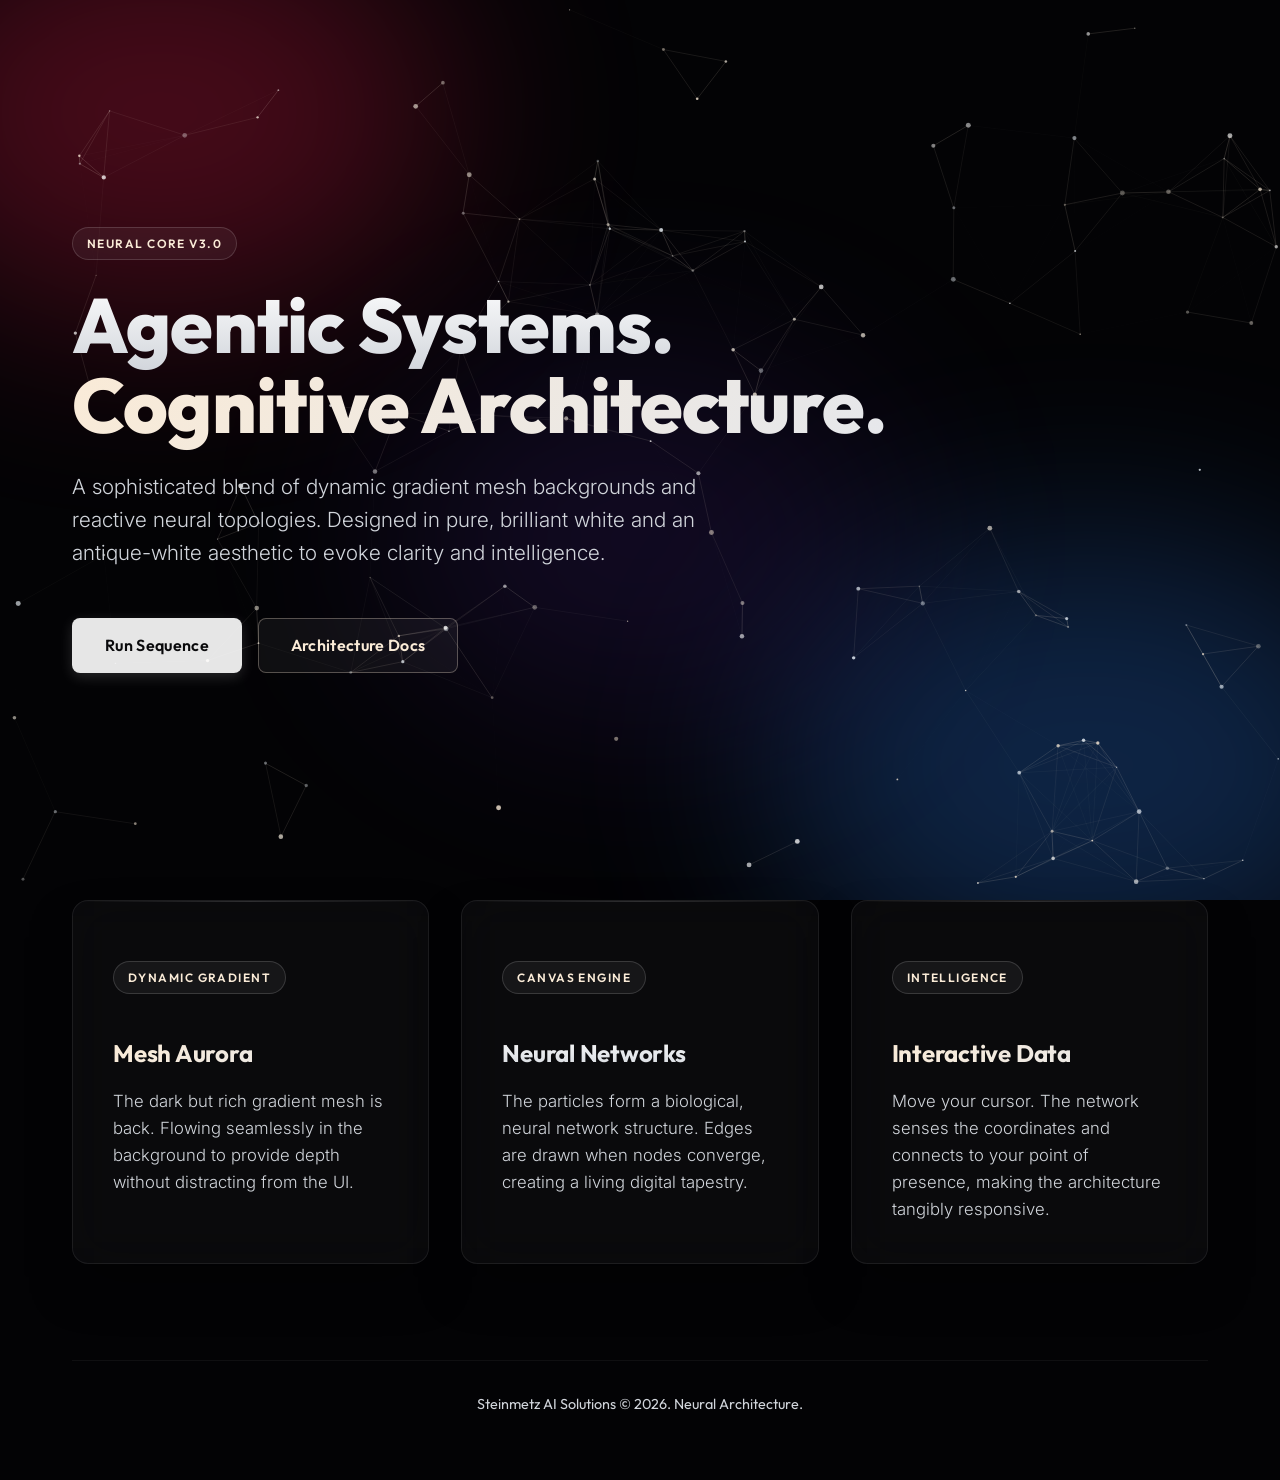
<file: design/brand-showcase.html>
<!DOCTYPE html>
<html lang="en">

<head>
    <meta charset="UTF-8">
    <meta name="viewport" content="width=device-width, initial-scale=1.0">
    <title>Steinmetz AI | Neural Network Showcase</title>
    <link rel="stylesheet" href="design-system.css">
    <link rel="stylesheet" href="https://unicons.iconscout.com/release/v4.0.0/css/line.css">
</head>

<body>

    <!-- Dynamic Aurora Mesh Background -->
    <div class="aurora-bg">
        <!-- These blobs use the subtle red/blue/purple gradients requested -->
        <div class="aurora-blob blob-1"></div>
        <div class="aurora-blob blob-2"></div>
        <div class="aurora-blob blob-3"></div>
    </div>

    <!-- White / Antique-White Neural Network Canvas -->
    <canvas id="neural-canvas"></canvas>

    <div class="container">
        <!-- Hero Section -->
        <main class="hero">
            <div class="reveal">
                <span class="badge"><i class="uil uil-brain"></i> Neural Core V3.0</span>
                <h1>
                    <span class="text-gradient">Agentic Systems.</span><br>
                    <span class="text-gradient-antique">Cognitive Architecture.</span>
                </h1>
                <p>A sophisticated blend of dynamic gradient mesh backgrounds and reactive neural topologies. Designed
                    in pure, brilliant white and an antique-white aesthetic to evoke clarity and intelligence.</p>
                <div style="display: flex; gap: 1rem; margin-top: 2rem;">
                    <a href="#" class="btn btn-primary"><i class="uil uil-play"></i> Run Sequence</a>
                    <a href="#" class="btn btn-secondary"><i class="uil uil-document-layout-left"></i> Architecture
                        Docs</a>
                </div>
            </div>
        </main>

        <!-- Technical Modules -->
        <section class="grid">

            <div class="card glass reveal" style="transition-delay: 100ms;">
                <div class="badge mb" style="margin-bottom:1rem;"><i class="uil uil-layer-group"></i> Dynamic Gradient
                </div>
                <i class="uil uil-palette" style="font-size: 2.5rem; color: #FAEBD7;"></i>
                <h3 class="text-gradient-antique">Mesh Aurora</h3>
                <p>The dark but rich gradient mesh is back. Flowing seamlessly in the background to provide depth
                    without distracting from the UI.</p>
            </div>

            <div class="card glass reveal" style="transition-delay: 200ms;">
                <div class="badge mb" style="margin-bottom:1rem;"><i class="uil uil-vector-square"></i> Canvas Engine
                </div>
                <i class="uil uil-share-alt" style="font-size: 2.5rem; color: #FFFFFF;"></i>
                <h3 class="text-gradient">Neural Networks</h3>
                <p>The particles form a biological, neural network structure. Edges are drawn when nodes converge,
                    creating a living digital tapestry.</p>
            </div>

            <div class="card glass reveal" style="transition-delay: 300ms;">
                <div class="badge" style="margin-bottom:1rem;"><i class="uil uil-mouse-alt"></i> Intelligence</div>
                <i class="uil uil-mouse" style="font-size: 2.5rem; color: #FAEBD7;"></i>
                <h3 class="text-gradient-antique">Interactive Data</h3>
                <p>Move your cursor. The network senses the coordinates and connects to your point of presence, making
                    the architecture tangibly responsive.</p>
            </div>

        </section>

        <!-- Footer -->
        <footer
            style="margin: 4rem 0; text-align: center; border-top: 1px solid rgba(255,255,255,0.05); padding-top: 2rem;"
            class="reveal">
            <p style="color: var(--base-text-muted); font-size: 0.9rem; font-family: var(--font-heading);"><i
                    class="uil uil-server"></i> Steinmetz AI Solutions &copy; 2026. Neural Architecture.</p>
        </footer>
    </div>

    <!-- Neural Network Script -->
    <script>
        // Reveal Logic
        const observer = new IntersectionObserver((entries) => {
            entries.forEach(entry => {
                if (entry.isIntersecting) {
                    entry.target.classList.add('active');
                }
            });
        }, { threshold: 0.1 });
        document.querySelectorAll('.reveal').forEach(el => observer.observe(el));

        // Neural Network Canvas Engine
        const canvas = document.getElementById('neural-canvas');
        const ctx = canvas.getContext('2d');

        let width, height, nodes;
        let mouse = { x: null, y: null, radius: 180 };

        // Color palettes from White to Antique White
        const nodeColors = [
            '255, 255, 255',   // Pure White
            '250, 235, 215',   // Antique White
            '240, 248, 255',   // Alice Blue (very subtle white-blue)
            '253, 245, 230'    // Old Lace
        ];

        class NeuralNode {
            constructor() {
                this.x = Math.random() * width;
                this.y = Math.random() * height;
                this.vx = (Math.random() - 0.5) * 0.4;
                this.vy = (Math.random() - 0.5) * 0.4;
                this.baseSize = Math.random() * 2 + 0.5;
                this.size = this.baseSize;
                this.rgb = nodeColors[Math.floor(Math.random() * nodeColors.length)];

                // Opacity varies slightly for depth
                this.opacity = Math.random() * 0.5 + 0.3;
            }

            update() {
                this.x += this.vx;
                this.y += this.vy;

                // Bounce off edges smoothly
                if (this.x < 0 || this.x > width) this.vx *= -1;
                if (this.y < 0 || this.y > height) this.vy *= -1;

                // Mouse interactivity (slight repulsion + slight attraction)
                if (mouse.x != null && mouse.y != null) {
                    const dx = mouse.x - this.x;
                    const dy = mouse.y - this.y;
                    const distance = Math.sqrt(dx * dx + dy * dy);

                    if (distance < mouse.radius) {
                        // Float slightly slower near cursor like a synapse
                        this.size = this.baseSize * 1.8;
                    } else {
                        this.size = this.baseSize;
                    }
                } else {
                    this.size = this.baseSize;
                }
            }

            draw() {
                ctx.beginPath();
                ctx.arc(this.x, this.y, this.size, 0, Math.PI * 2);
                ctx.fillStyle = `rgba(${this.rgb}, ${this.opacity})`;
                ctx.fill();
            }
        }

        function init() {
            width = canvas.width = window.innerWidth;
            height = canvas.height = window.innerHeight;
            nodes = [];

            // Number of nodes adapts to screen size
            const nodeCount = Math.floor((width * height) / 8500);

            for (let i = 0; i < nodeCount; i++) {
                nodes.push(new NeuralNode());
            }
        }

        function animate() {
            ctx.clearRect(0, 0, width, height);

            // Draw & Update Nodes
            for (let i = 0; i < nodes.length; i++) {
                nodes[i].update();
                nodes[i].draw();

                // Compute Neural Connections
                for (let j = i + 1; j < nodes.length; j++) {
                    const dx = nodes[i].x - nodes[j].x;
                    const dy = nodes[i].y - nodes[j].y;
                    const distance = Math.sqrt(dx * dx + dy * dy);

                    // Threshold for drawing a connection
                    if (distance < 120) {
                        ctx.beginPath();
                        // Connection opacity diminishes with distance, creating subtle mesh
                        const opacity = 1 - (distance / 120);
                        // Blend node colors roughly for the line (use white as base)
                        ctx.strokeStyle = `rgba(250, 235, 215, ${opacity * 0.25})`;
                        ctx.lineWidth = 0.8;
                        ctx.moveTo(nodes[i].x, nodes[i].y);
                        ctx.lineTo(nodes[j].x, nodes[j].y);
                        ctx.stroke();
                    }
                }

                // Connect to Mouse if close enough
                if (mouse.x != null && mouse.y != null) {
                    const dx = mouse.x - nodes[i].x;
                    const dy = mouse.y - nodes[i].y;
                    const distance = Math.sqrt(dx * dx + dy * dy);

                    if (distance < mouse.radius) {
                        ctx.beginPath();
                        const opacity = 1 - (distance / mouse.radius);
                        ctx.strokeStyle = `rgba(255, 255, 255, ${opacity * 0.4})`;
                        ctx.lineWidth = 1;
                        ctx.moveTo(nodes[i].x, nodes[i].y);
                        ctx.lineTo(mouse.x, mouse.y);
                        ctx.stroke();
                    }
                }
            }
            requestAnimationFrame(animate);
        }

        // Event Listeners
        window.addEventListener('resize', init);

        window.addEventListener('mousemove', (e) => {
            mouse.x = e.x;
            mouse.y = e.y;
        });

        // Remove mouse coords when leaving window
        window.addEventListener('mouseout', () => {
            mouse.x = null;
            mouse.y = null;
        });

        // Initialize and Run
        init();
        animate();
    </script>
</body>

</html>
</file>
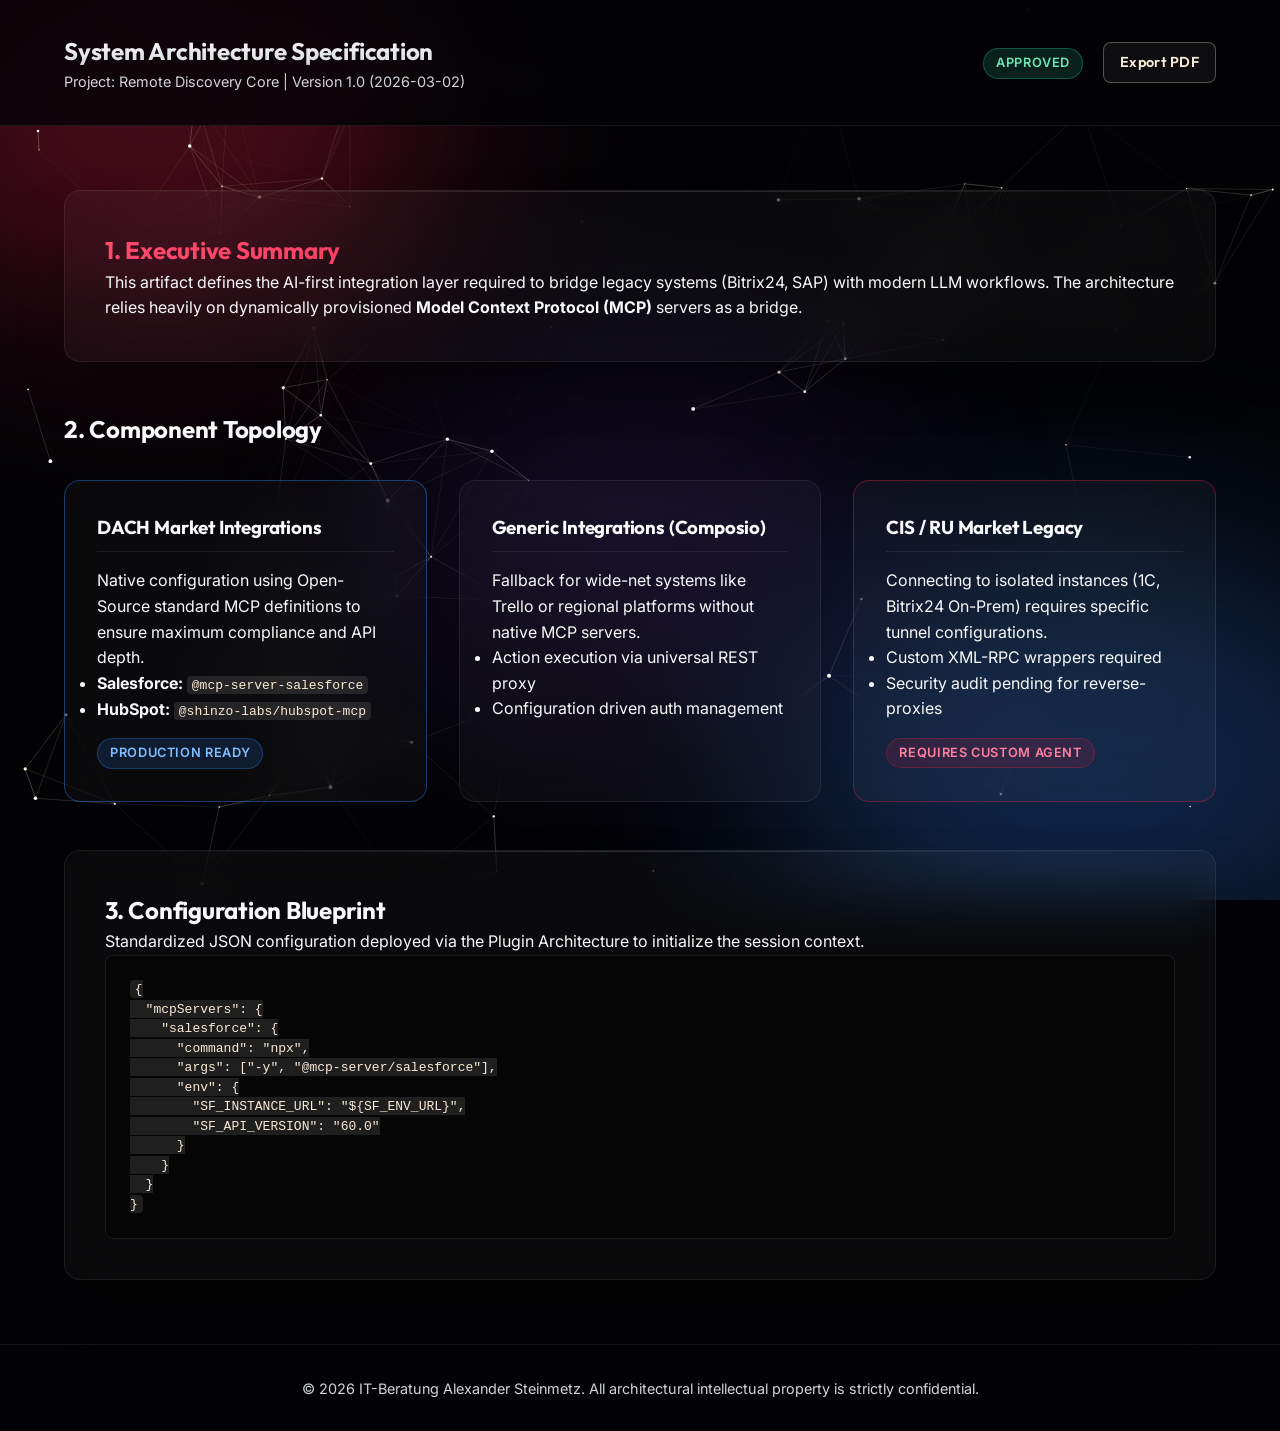
<file: design/template_artifact.html>
<!DOCTYPE html>
<html lang="de">

<head>
    <meta charset="UTF-8">
    <meta name="viewport" content="width=device-width, initial-scale=1.0">
    <title>Architecture Artifact - Steinmetz AI</title>
    <link rel="stylesheet" href="design-system.css">
    <style>
        /* Artifact specific layouts */
        body {
            /* Ensures scrollability for long artifacts */
            overflow-y: auto;
        }

        .artifact-header {
            padding: 2rem 5%;
            border-bottom: 1px solid var(--glass-border);
            background: rgba(3, 3, 5, 0.8);
            backdrop-filter: blur(10px);
            position: sticky;
            top: 0;
            z-index: 100;
            display: flex;
            justify-content: space-between;
            align-items: center;
        }

        .artifact-header .title-group h1 {
            font-size: 1.5rem;
            margin: 0;
        }

        .artifact-header .title-group p {
            color: var(--base-text-muted);
            margin: 0;
            font-size: 0.9rem;
        }

        .artifact-content {
            padding: 4rem 5%;
            max-width: 1400px;
            margin: 0 auto;
        }

        /* Technical Typography */
        pre {
            background: rgba(0, 0, 0, 0.4);
            border: 1px solid var(--glass-border);
            padding: 1.5rem;
            border-radius: var(--radius-sm);
            overflow-x: auto;
            color: #E5E7EB;
            font-family: monospace;
            line-height: 1.5;
        }

        code {
            font-family: monospace;
            background: rgba(255, 255, 255, 0.1);
            padding: 0.1rem 0.3rem;
            border-radius: 4px;
            color: #FAEBD7;
            /* Antique highlight */
        }

        /* Artifact Cards */
        .spec-grid {
            display: grid;
            grid-template-columns: repeat(auto-fit, minmax(350px, 1fr));
            gap: 2rem;
            margin: 2rem 0;
        }

        .spec-card {
            background: var(--glass-bg);
            border: 1px solid var(--glass-border);
            backdrop-filter: var(--glass-blur);
            border-radius: var(--radius-md);
            padding: 2rem;
            transition: border-color 0.3s;
        }

        .spec-card.highlight {
            border-color: rgba(49, 134, 255, 0.4);
            /* Signal Blue */
        }

        .spec-card.warning {
            border-color: rgba(225, 29, 72, 0.4);
            /* Crimson */
        }

        .spec-card h3 {
            margin-top: 0;
            border-bottom: 1px solid var(--glass-border);
            padding-bottom: 0.5rem;
            margin-bottom: 1rem;
        }

        /* Status Badges */
        .status-badge {
            display: inline-block;
            padding: 4px 12px;
            border-radius: var(--radius-pill);
            font-size: 0.8rem;
            font-weight: 600;
            letter-spacing: 0.05em;
            text-transform: uppercase;
        }

        .status-active {
            background: rgba(49, 134, 255, 0.15);
            color: #80BFFF;
            border: 1px solid rgba(49, 134, 255, 0.3);
        }

        .status-critical {
            background: rgba(225, 29, 72, 0.15);
            color: #FF809F;
            border: 1px solid rgba(225, 29, 72, 0.3);
        }

        .status-stable {
            background: rgba(52, 211, 153, 0.15);
            color: #6EE7B7;
            border: 1px solid rgba(52, 211, 153, 0.3);
        }
    </style>
</head>

<body>

    <!-- V3 Dynamic Backgrounds -->
    <div class="aurora-bg">
        <div class="aurora-blob blob-1"></div>
        <div class="aurora-blob blob-2"></div>
        <div class="aurora-blob blob-3"></div>
    </div>
    <canvas id="neural-canvas"></canvas>

    <!-- Artifact Sticky Header -->
    <header class="artifact-header">
        <div class="title-group">
            <h1 class="text-gradient">System Architecture Specification</h1>
            <p>Project: Remote Discovery Core | Version 1.0 (2026-03-02)</p>
        </div>
        <div>
            <span class="status-badge status-stable">APPROVED</span>
            <a href="#" class="btn btn-secondary"
                style="padding: 8px 16px; font-size: 0.9rem; margin-left: 1rem;">Export PDF</a>
        </div>
    </header>

    <!-- Main Content Flow -->
    <main class="artifact-content">
        <div class="glass" style="margin-bottom: 3rem;">
            <h2 class="text-gradient-accent">1. Executive Summary</h2>
            <p>This artifact defines the AI-first integration layer required to bridge legacy systems (Bitrix24, SAP)
                with modern LLM workflows. The architecture relies heavily on dynamically provisioned <strong>Model
                    Context Protocol (MCP)</strong> servers as a bridge.</p>
        </div>

        <h2>2. Component Topology</h2>
        <div class="spec-grid">
            <div class="spec-card highlight">
                <h3>DACH Market Integrations</h3>
                <p>Native configuration using Open-Source standard MCP definitions to ensure maximum compliance and API
                    depth.</p>
                <ul>
                    <li><strong>Salesforce:</strong> <code>@mcp-server-salesforce</code></li>
                    <li><strong>HubSpot:</strong> <code>@shinzo-labs/hubspot-mcp</code></li>
                </ul>
                <div style="margin-top: 1rem;">
                    <span class="status-badge status-active">PRODUCTION READY</span>
                </div>
            </div>

            <div class="spec-card">
                <h3>Generic Integrations (Composio)</h3>
                <p>Fallback for wide-net systems like Trello or regional platforms without native MCP servers.</p>
                <ul>
                    <li>Action execution via universal REST proxy</li>
                    <li>Configuration driven auth management</li>
                </ul>
            </div>

            <div class="spec-card warning">
                <h3>CIS / RU Market Legacy</h3>
                <p>Connecting to isolated instances (1C, Bitrix24 On-Prem) requires specific tunnel configurations.</p>
                <ul>
                    <li>Custom XML-RPC wrappers required</li>
                    <li>Security audit pending for reverse-proxies</li>
                </ul>
                <div style="margin-top: 1rem;">
                    <span class="status-badge status-critical">REQUIRES CUSTOM AGENT</span>
                </div>
            </div>
        </div>

        <div class="glass" style="margin-top: 3rem;">
            <h2>3. Configuration Blueprint</h2>
            <p>Standardized JSON configuration deployed via the Plugin Architecture to initialize the session context.
            </p>
            <pre><code>{
  "mcpServers": {
    "salesforce": {
      "command": "npx",
      "args": ["-y", "@mcp-server/salesforce"],
      "env": {
        "SF_INSTANCE_URL": "${SF_ENV_URL}",
        "SF_API_VERSION": "60.0"
      }
    }
  }
}</code></pre>
        </div>

    </main>

    <footer
        style="text-align: center; padding: 2rem; color: var(--base-text-muted); font-size: 0.9rem; border-top: 1px solid var(--glass-border);">
        &copy; 2026 IT-Beratung Alexander Steinmetz. All architectural intellectual property is strictly confidential.
    </footer>

    <!-- Neural Canvas Script -->
    <script>
        const canvas = document.getElementById('neural-canvas');
        const ctx = canvas.getContext('2d');

        const config = {
            particleCount: 100, // Balanced for reading text
            particleBaseRadius: 1.5,
            particleSpeed: 0.3,
            linkDistance: 150,
            linkColor: '250, 235, 215',
            particleColor1: '#FFFFFF',
            particleColor2: '#FAEBD7',
            mouseInteractiveDistance: 250,
            mouseRepelStrength: 0.03
        };

        let particles = [];
        let mouse = { x: null, y: null };

        function resize() {
            canvas.width = window.innerWidth;
            canvas.height = window.innerHeight;
            initParticles();
        }
        window.addEventListener('resize', resize);
        window.addEventListener('mousemove', (e) => { mouse.x = e.x; mouse.y = e.y; });
        window.addEventListener('mouseout', () => { mouse.x = null; mouse.y = null; });

        class Particle {
            constructor() {
                this.x = Math.random() * canvas.width;
                this.y = Math.random() * canvas.height;
                this.vx = (Math.random() - 0.5) * config.particleSpeed;
                this.vy = (Math.random() - 0.5) * config.particleSpeed;
                this.radius = Math.random() * config.particleBaseRadius + 0.5;
                this.color = Math.random() > 0.5 ? config.particleColor1 : config.particleColor2;
            }
            update() {
                this.x += this.vx;
                this.y += this.vy;
                if (this.x < 0 || this.x > canvas.width) this.vx *= -1;
                if (this.y < 0 || this.y > canvas.height) this.vy *= -1;

                if (mouse.x != null && mouse.y != null) {
                    let dx = mouse.x - this.x;
                    let dy = mouse.y - this.y;
                    let dist = Math.sqrt(dx * dx + dy * dy);
                    if (dist < config.mouseInteractiveDistance) {
                        let force = (config.mouseInteractiveDistance - dist) / config.mouseInteractiveDistance;
                        this.vx -= (dx / dist) * force * config.mouseRepelStrength;
                        this.vy -= (dy / dist) * force * config.mouseRepelStrength;
                    }
                }
            }
            draw() {
                ctx.beginPath();
                ctx.arc(this.x, this.y, this.radius, 0, Math.PI * 2);
                ctx.fillStyle = this.color;
                ctx.fill();
            }
        }

        function initParticles() {
            particles = [];
            for (let i = 0; i < config.particleCount; i++) {
                particles.push(new Particle());
            }
        }

        function animate() {
            requestAnimationFrame(animate);
            ctx.clearRect(0, 0, canvas.width, canvas.height);
            for (let i = 0; i < particles.length; i++) {
                particles[i].update();
                particles[i].draw();
                for (let j = i + 1; j < particles.length; j++) {
                    let dx = particles[i].x - particles[j].x;
                    let dy = particles[i].y - particles[j].y;
                    let dist = Math.sqrt(dx * dx + dy * dy);
                    if (dist < config.linkDistance) {
                        let opacity = 1 - (dist / config.linkDistance);
                        ctx.beginPath();
                        ctx.strokeStyle = `rgba(${config.linkColor}, ${opacity * 0.4})`;
                        ctx.lineWidth = 0.8;
                        ctx.moveTo(particles[i].x, particles[i].y);
                        ctx.lineTo(particles[j].x, particles[j].y);
                        ctx.stroke();
                    }
                }
            }
        }
        resize();
        animate();
    </script>
</body>

</html>
</file>
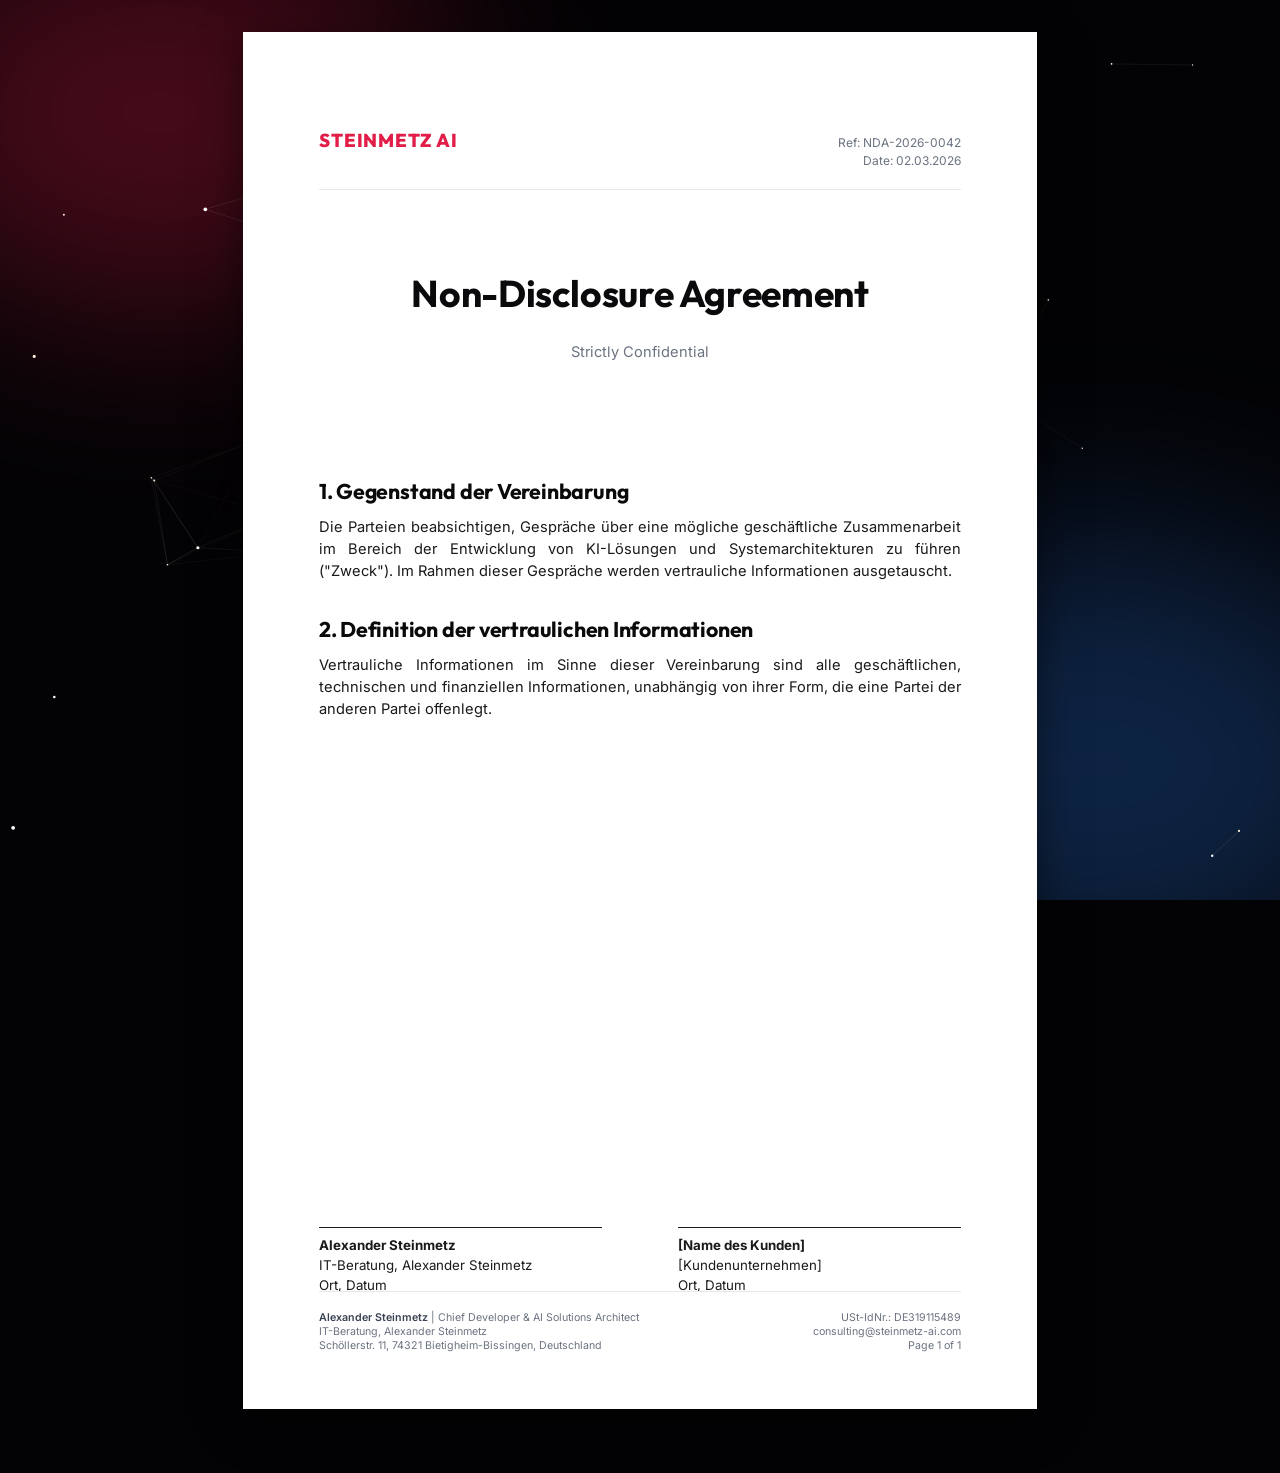
<file: design/template_document.html>
<!DOCTYPE html>
<html lang="de">

<head>
    <meta charset="UTF-8">
    <meta name="viewport" content="width=device-width, initial-scale=1.0">
    <title>Document Template - Steinmetz AI</title>
    <link rel="stylesheet" href="design-system.css">
    <style>
        /* Document Specific Styles overriding base for A4 */
        body {
            /* Desktop View: Dark Aurora Background */
            background-color: var(--base-bg);
            display: flex;
            justify-content: center;
            padding: 2rem;
            min-height: 100vh;
        }

        /* The A4 "Paper" Container */
        .document-page {
            width: 210mm;
            min-height: 297mm;
            background: #FFFFFF;
            color: #1A1A1A;
            /* High contrast for reading */
            font-family: var(--font-body);
            padding: 25mm 20mm 30mm 20mm;
            /* Top Right Bottom Left */
            box-shadow: 0 10px 40px rgba(0, 0, 0, 0.5);
            position: relative;
            box-sizing: border-box;
            line-height: 1.5;
            font-size: 11pt;
            margin-bottom: 2rem;
        }

        .document-page h1,
        .document-page h2,
        .document-page h3 {
            font-family: var(--font-heading);
            color: #0A0A0C;
            /* Solid Black */
        }

        .document-page h1 {
            font-size: 24pt;
            margin-bottom: 1rem;
        }

        .document-page h2 {
            font-size: 16pt;
            margin-top: 2rem;
            margin-bottom: 0.5rem;
        }

        .document-page p {
            margin-bottom: 1rem;
            text-align: justify;
        }

        /* Header */
        .doc-header {
            display: flex;
            justify-content: space-between;
            align-items: baseline;
            border-bottom: 1px solid #E5E7EB;
            padding-bottom: 5mm;
            margin-bottom: 15mm;
        }

        .doc-header .logo {
            font-family: var(--font-heading);
            font-weight: 800;
            font-size: 14pt;
            color: #E11D48;
            /* Crimson Accent on White */
            letter-spacing: 0.05em;
        }

        .doc-header .meta {
            font-size: 9pt;
            color: #6B7280;
            text-align: right;
        }

        /* Footer - Legal Requirements (Deutschland) */
        .doc-footer {
            position: absolute;
            bottom: 15mm;
            left: 20mm;
            right: 20mm;
            border-top: 1px solid #E5E7EB;
            padding-top: 5mm;
            display: flex;
            justify-content: space-between;
            font-size: 8pt;
            color: #6B7280;
            line-height: 1.3;
        }

        .footer-legal strong {
            color: #374151;
            font-weight: 600;
        }

        /* Signatures */
        .signature-block {
            margin-top: 30mm;
            display: flex;
            justify-content: space-between;
            gap: 20mm;
        }

        .sig-line {
            flex: 1;
            border-top: 1px solid #1A1A1A;
            padding-top: 2mm;
            font-size: 10pt;
        }

        /* Strict Print Media Query for A4 */
        @media print {
            @page {
                size: A4 portrait;
                margin: 0;
            }

            body {
                background: none !important;
                padding: 0;
                margin: 0;
            }

            .aurora-bg,
            #neural-canvas {
                display: none !important;
            }

            .document-page {
                box-shadow: none;
                margin: 0;
                width: 100%;
                height: 100%;
                page-break-after: always;
            }

            /* Ensure background graphics in headers print correctly if needed */
            * {
                -webkit-print-color-adjust: exact !important;
                print-color-adjust: exact !important;
            }
        }
    </style>
</head>

<body>

    <!-- Decorative Background only visible on Screen -->
    <div class="aurora-bg">
        <div class="aurora-blob blob-1"></div>
        <div class="aurora-blob blob-2"></div>
        <div class="aurora-blob blob-3"></div>
    </div>
    <canvas id="neural-canvas"></canvas>

    <!-- Page 1 -->
    <div class="document-page">
        <!-- Header -->
        <header class="doc-header">
            <div class="logo">STEINMETZ AI</div>
            <div class="meta">
                Ref: NDA-2026-0042<br>
                Date: 02.03.2026
            </div>
        </header>

        <!-- Document Content -->
        <!-- Title area -->
        <div style="text-align: center; margin: 20mm 0 30mm 0;">
            <h1 style="font-size: 28pt; margin-bottom: 5mm;">Non-Disclosure Agreement</h1>
            <p style="text-align: center; color: #6B7280;">Strictly Confidential</p>
        </div>

        <h2>1. Gegenstand der Vereinbarung</h2>
        <p>Die Parteien beabsichtigen, Gespräche über eine mögliche geschäftliche Zusammenarbeit im Bereich der
            Entwicklung von KI-Lösungen und Systemarchitekturen zu führen ("Zweck"). Im Rahmen dieser Gespräche werden
            vertrauliche Informationen ausgetauscht.</p>

        <h2>2. Definition der vertraulichen Informationen</h2>
        <p>Vertrauliche Informationen im Sinne dieser Vereinbarung sind alle geschäftlichen, technischen und
            finanziellen Informationen, unabhängig von ihrer Form, die eine Partei der anderen Partei offenlegt.</p>

        <!-- Extends content to force multi-page if needed -->
        <div style="height: 100mm;"></div>

        <div class="signature-block">
            <div class="sig-line">
                <strong>Alexander Steinmetz</strong><br>
                IT-Beratung, Alexander Steinmetz<br>
                Ort, Datum
            </div>
            <div class="sig-line">
                <strong>[Name des Kunden]</strong><br>
                [Kundenunternehmen]<br>
                Ort, Datum
            </div>
        </div>

        <!-- Footer (Legal/Pflichtangaben) -->
        <footer class="doc-footer">
            <div class="footer-legal">
                <strong>Alexander Steinmetz</strong> | Chief Developer & AI Solutions Architect<br>
                IT-Beratung, Alexander Steinmetz<br>
                Schöllerstr. 11, 74321 Bietigheim-Bissingen, Deutschland
            </div>
            <div class="footer-meta" style="text-align: right;">
                USt-IdNr.: DE319115489<br>
                consulting@steinmetz-ai.com<br>
                Page 1 of 1
            </div>
        </footer>
    </div>

    <!-- Neural Canvas Script for the screen background -->
    <script>
        const canvas = document.getElementById('neural-canvas');
        const ctx = canvas.getContext('2d');

        const config = {
            particleCount: 50, // Less dense for background of a white doc
            particleBaseRadius: 1.5,
            particleSpeed: 0.2,
            linkDistance: 150,
            linkColor: '250, 235, 215',
            particleColor1: '#FFFFFF',
            particleColor2: '#FAEBD7'
        };

        let particles = [];
        function resize() {
            canvas.width = window.innerWidth;
            canvas.height = window.innerHeight;
            initParticles();
        }
        window.addEventListener('resize', resize);

        class Particle {
            constructor() {
                this.x = Math.random() * canvas.width;
                this.y = Math.random() * canvas.height;
                this.vx = (Math.random() - 0.5) * config.particleSpeed;
                this.vy = (Math.random() - 0.5) * config.particleSpeed;
                this.radius = Math.random() * config.particleBaseRadius + 0.5;
                this.color = Math.random() > 0.5 ? config.particleColor1 : config.particleColor2;
            }
            update() {
                this.x += this.vx;
                this.y += this.vy;
                if (this.x < 0 || this.x > canvas.width) this.vx *= -1;
                if (this.y < 0 || this.y > canvas.height) this.vy *= -1;
            }
            draw() {
                ctx.beginPath();
                ctx.arc(this.x, this.y, this.radius, 0, Math.PI * 2);
                ctx.fillStyle = this.color;
                ctx.fill();
            }
        }

        function initParticles() {
            particles = [];
            for (let i = 0; i < config.particleCount; i++) {
                particles.push(new Particle());
            }
        }

        function animate() {
            requestAnimationFrame(animate);
            ctx.clearRect(0, 0, canvas.width, canvas.height);
            for (let i = 0; i < particles.length; i++) {
                particles[i].update();
                particles[i].draw();
                for (let j = i + 1; j < particles.length; j++) {
                    let dx = particles[i].x - particles[j].x;
                    let dy = particles[i].y - particles[j].y;
                    let dist = Math.sqrt(dx * dx + dy * dy);
                    if (dist < config.linkDistance) {
                        let opacity = 1 - (dist / config.linkDistance);
                        ctx.beginPath();
                        ctx.strokeStyle = `rgba(${config.linkColor}, ${opacity * 0.3})`;
                        ctx.lineWidth = 0.5;
                        ctx.moveTo(particles[i].x, particles[i].y);
                        ctx.lineTo(particles[j].x, particles[j].y);
                        ctx.stroke();
                    }
                }
            }
        }
        resize();
        animate();
    </script>
</body>

</html>
</file>
<file: design/design-system.css>
@import url('https://fonts.googleapis.com/css2?family=Inter:wght@300;400;500;600;700&family=Outfit:wght@300;400;500;600;700;800;900&display=swap');

/**
 * STEINMETZ AI - CORPORATE DESIGN SYSTEM (V3.0)
 * --------------------------------------------
 * Neural Network Aesthetic with Premium Dynamic Gradient.
 */

:root {
    /* --- COLOR TOKENS --- */
    --base-bg: #030305;
    /* Deepest Dark */
    --base-text: #F9FAFB;
    /* Crisp White */
    --base-text-muted: #D1D5DB;
    /* Cool Grey */

    /* --- ACCENTS --- */
    --accent-primary: #E11D48;
    /* Precision Crimson */
    --accent-secondary: #3186FF;
    /* Signal Blue */

    /* --- GLASSMORPHISM --- */
    --glass-bg: rgba(255, 255, 255, 0.03);
    --glass-border: rgba(255, 255, 255, 0.08);
    --glass-border-highlight: rgba(255, 255, 255, 0.15);
    --glass-blur: blur(24px);

    /* --- TYPOGRAPHY --- */
    --font-heading: 'Outfit', sans-serif;
    --font-body: 'Inter', sans-serif;

    /* --- SPACING & RADIUS --- */
    --radius-sm: 8px;
    --radius-md: 16px;
    --radius-lg: 24px;
    --radius-pill: 9999px;
}

/* --- BASE STYLES --- */
* {
    box-sizing: border-box;
    margin: 0;
    padding: 0;
}

body {
    background-color: var(--base-bg);
    color: var(--base-text);
    font-family: var(--font-body);
    line-height: 1.6;
    overflow-x: hidden;
    -webkit-font-smoothing: antialiased;
}

h1,
h2,
h3,
h4,
h5,
h6 {
    font-family: var(--font-heading);
    font-weight: 700;
    letter-spacing: -0.01em;
}

/* --- DYNAMIC AURORA MESH BACKGROUND --- */
.aurora-bg {
    position: fixed;
    top: 0;
    left: 0;
    width: 100vw;
    height: 100vh;
    z-index: -3;
    background: var(--base-bg);
    overflow: hidden;
}

.aurora-blob {
    position: absolute;
    filter: blur(100px);
    opacity: 0.5;
    border-radius: 50%;
    animation: floatBlob 25s infinite alternate ease-in-out;
}

/* Using the original red and blue colors in a soft mix to create the gradient he liked */
.blob-1 {
    background: rgba(225, 29, 72, 0.6);
    /* Soft Crimson */
    width: 45vw;
    height: 45vh;
    top: -10%;
    left: -10%;
}

.blob-2 {
    background: rgba(49, 134, 255, 0.5);
    /* Signal Blue */
    width: 50vw;
    height: 50vh;
    bottom: -10%;
    right: -10%;
    animation-delay: -7s;
}

.blob-3 {
    background: rgba(100, 50, 200, 0.3);
    /* Subtle tie-in for depth */
    width: 40vw;
    height: 40vh;
    top: 40%;
    left: 30%;
    animation-delay: -14s;
}

@keyframes floatBlob {
    0% {
        transform: translate(0, 0) scale(1) rotate(0deg);
    }

    100% {
        transform: translate(15vw, 10vh) scale(1.1) rotate(20deg);
    }
}

/* --- NEURAL PARTICLE CANVAS --- */
#neural-canvas {
    position: fixed;
    top: 0;
    left: 0;
    width: 100vw;
    height: 100vh;
    z-index: -2;
    pointer-events: none;
    /* Let clicks pass through to content */
}

/* --- UTILITIES --- */
.glass {
    background: var(--glass-bg);
    backdrop-filter: var(--glass-blur);
    -webkit-backdrop-filter: var(--glass-blur);
    border: 1px solid var(--glass-border);
    border-radius: var(--radius-md);
    padding: 2.5rem;
    position: relative;
    overflow: hidden;
    box-shadow: 0 25px 50px -12px rgba(0, 0, 0, 0.5);
}

.glass::before {
    content: '';
    position: absolute;
    top: 0;
    left: 0;
    right: 0;
    height: 1px;
    background: linear-gradient(90deg, transparent, var(--glass-border-highlight), transparent);
}

/* Beautiful White/Silver Typography Gradients */
.text-gradient {
    background: linear-gradient(180deg, #FFFFFF 0%, #D1D5DB 100%);
    -webkit-background-clip: text;
    -webkit-text-fill-color: transparent;
}

.text-gradient-antique {
    /* Antique White to Silver */
    background: linear-gradient(135deg, #FAEBD7 0%, #E5E7EB 100%);
    -webkit-background-clip: text;
    -webkit-text-fill-color: transparent;
}

.text-gradient-accent {
    background: linear-gradient(135deg, #FF4B6E 0%, var(--accent-primary) 100%);
    -webkit-background-clip: text;
    -webkit-text-fill-color: transparent;
}

/* Badges */
.badge {
    display: inline-flex;
    padding: 6px 14px;
    background: rgba(255, 255, 255, 0.05);
    border: 1px solid rgba(255, 255, 255, 0.15);
    border-radius: var(--radius-pill);
    font-size: 0.75rem;
    font-weight: 600;
    font-family: var(--font-heading);
    text-transform: uppercase;
    letter-spacing: 0.12em;
    color: #FAEBD7;
    /* Antique white badge text */
}

/* Buttons */
.btn {
    display: inline-flex;
    align-items: center;
    justify-content: center;
    padding: 14px 32px;
    border-radius: var(--radius-sm);
    font-family: var(--font-heading);
    font-weight: 600;
    font-size: 1rem;
    cursor: pointer;
    transition: all 0.3s cubic-bezier(0.16, 1, 0.3, 1);
    text-decoration: none;
    letter-spacing: 0.02em;
}

.btn-primary {
    background: rgba(255, 255, 255, 0.9);
    color: #0A0A0C;
    border: 1px solid transparent;
    box-shadow: 0 4px 14px rgba(255, 255, 255, 0.15);
}

.btn-primary:hover {
    background: #FFFFFF;
    transform: translateY(-2px);
    box-shadow: 0 8px 24px rgba(255, 255, 255, 0.3);
}

.btn-secondary {
    background: rgba(255, 255, 255, 0.05);
    color: #FAEBD7;
    border: 1px solid rgba(250, 235, 215, 0.3);
}

.btn-secondary:hover {
    background: rgba(255, 255, 255, 0.1);
    border-color: #FFFFFF;
    transform: translateY(-2px);
    box-shadow: 0 8px 24px rgba(250, 235, 215, 0.15);
}

/* Animations */
.reveal {
    opacity: 0;
    transform: translateY(30px) scale(0.98);
    transition: all 1s cubic-bezier(0.16, 1, 0.3, 1);
}

.reveal.active {
    opacity: 1;
    transform: translateY(0) scale(1);
}

/* Layout */
.container {
    max-width: 1200px;
    margin: 0 auto;
    padding: 0 2rem;
}

.hero {
    min-height: 100vh;
    display: flex;
    flex-direction: column;
    justify-content: center;
    position: relative;
    z-index: 10;
}

.hero h1 {
    font-size: clamp(3rem, 6vw, 5.5rem);
    line-height: 1.05;
    margin: 1.5rem 0;
    max-width: 900px;
    font-weight: 800;
}

.hero p {
    font-size: clamp(1.1rem, 2vw, 1.3rem);
    color: var(--base-text-muted);
    max-width: 650px;
    margin-bottom: 3rem;
    font-weight: 300;
}

.grid {
    display: grid;
    grid-template-columns: repeat(auto-fit, minmax(320px, 1fr));
    gap: 2rem;
    margin-bottom: 6rem;
    z-index: 10;
    position: relative;
}

.card {
    transition: transform 0.4s cubic-bezier(0.16, 1, 0.3, 1), border-color 0.4s ease;
}

.card:hover {
    transform: translateY(-8px);
    border-color: rgba(250, 235, 215, 0.3);
    /* Antique white glow on hover */
}

.card h3 {
    font-size: 1.5rem;
    margin-bottom: 1rem;
    margin-top: 1.5rem;
    color: #FFFFFF;
}

.card p {
    color: var(--base-text-muted);
    font-size: 1.05rem;
    font-weight: 300;
}
</file>
